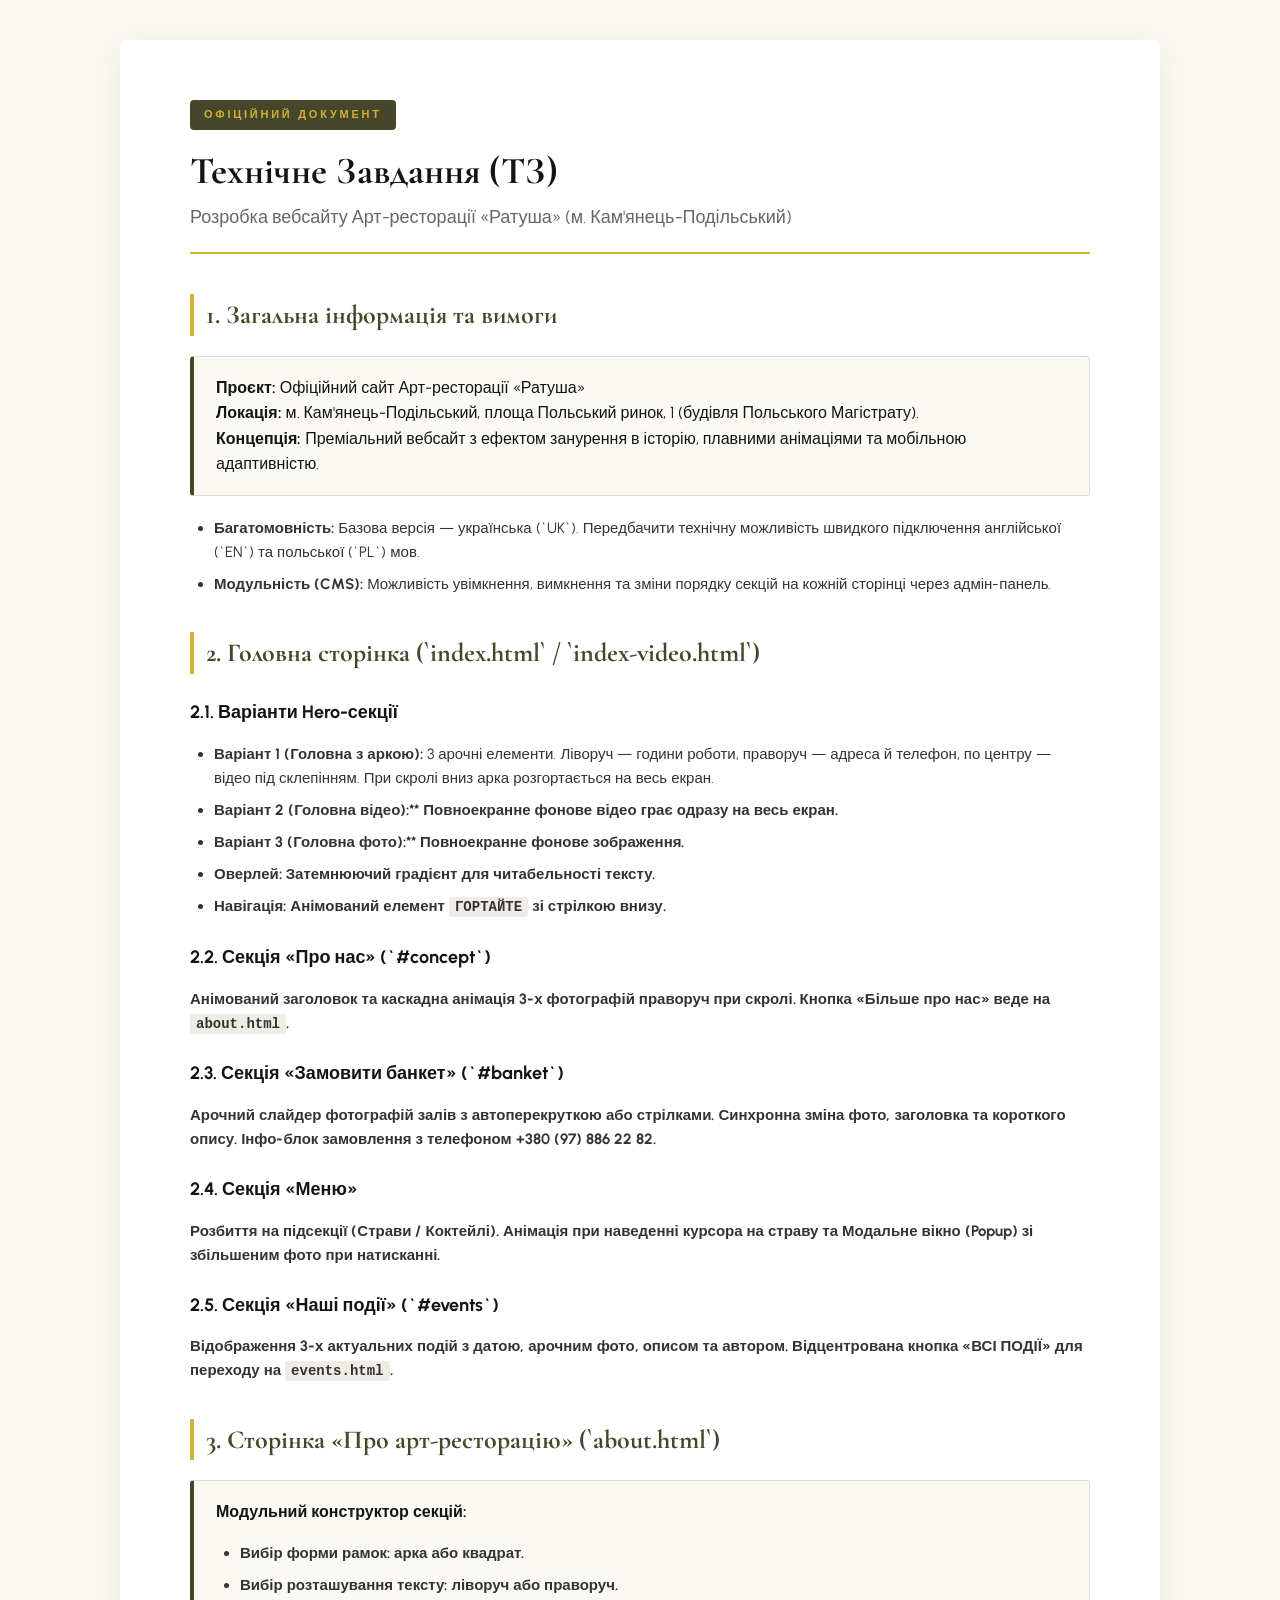
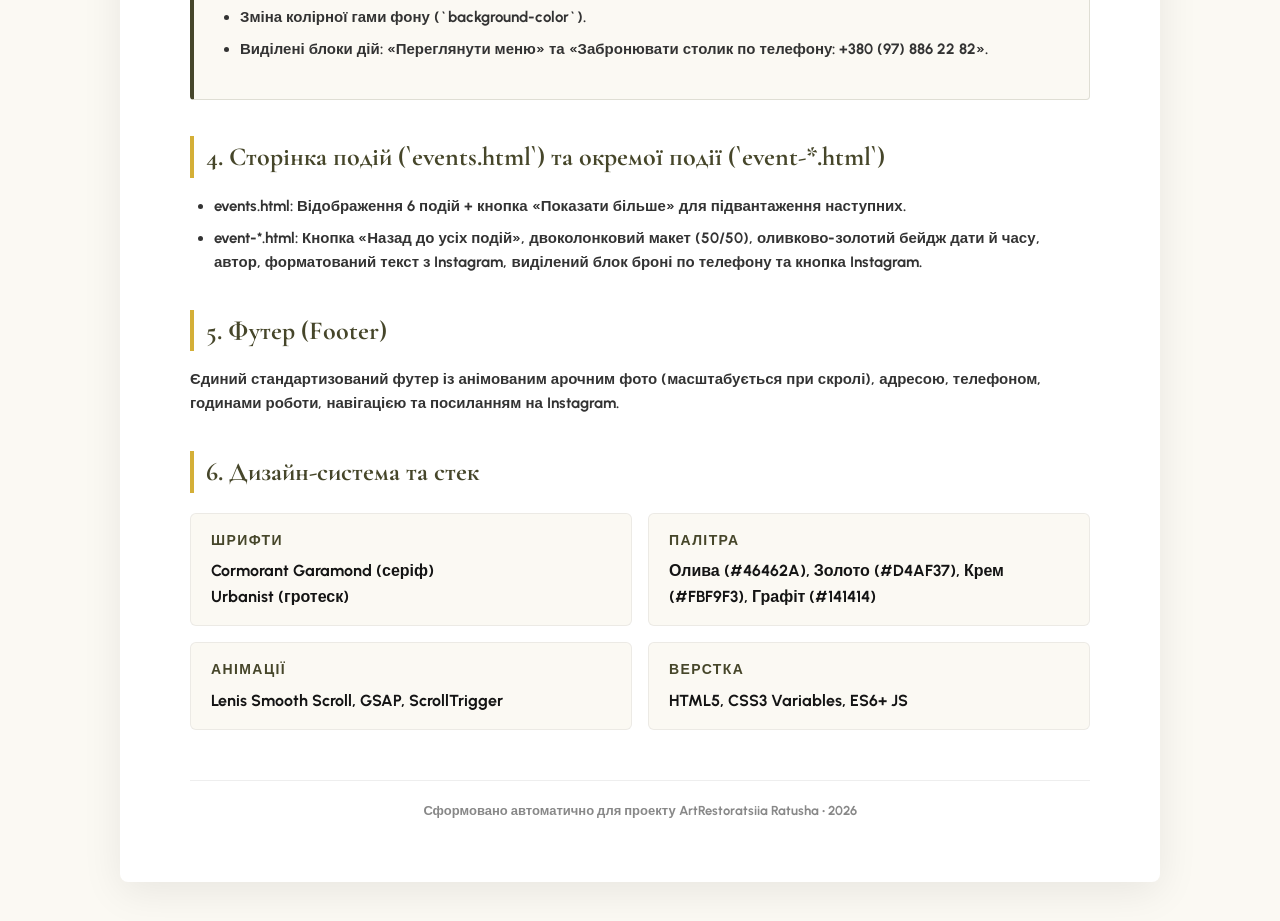
<file: Assets/ТЗ_Арт_Ресторація_Ратуша_Структуроване.html>
<!DOCTYPE html>
<html lang="uk">
<head>
  <meta charset="UTF-8">
  <title>Технічне Завдання — Арт-ресторація «Ратуша»</title>
  <style>
    @import url('https://fonts.googleapis.com/css2?family=Cormorant+Garamond:wght@600;700&family=Urbanist:wght@400;500;600;700&display=swap');
    
    @page {
      size: A4;
      margin: 20mm;
    }
    
    body {
      font-family: 'Urbanist', sans-serif;
      color: #141414;
      line-height: 1.6;
      background-color: #FBF9F3;
      margin: 0;
      padding: 40px;
    }

    .doc-container {
      max-width: 900px;
      margin: 0 auto;
      background-color: #FFFFFF;
      padding: 60px 70px;
      box-shadow: 0 10px 40px rgba(0,0,0,0.08);
      border-radius: 8px;
    }

    .header-badge {
      display: inline-block;
      background-color: #46462A;
      color: #D4AF37;
      font-size: 11px;
      font-weight: 700;
      letter-spacing: 0.25em;
      text-transform: uppercase;
      padding: 6px 14px;
      border-radius: 4px;
      margin-bottom: 20px;
    }

    h1 {
      font-family: 'Cormorant Garamond', serif;
      font-size: 38px;
      line-height: 1.15;
      color: #141414;
      margin-top: 0;
      margin-bottom: 10px;
      font-weight: 700;
    }

    .subtitle {
      font-size: 18px;
      color: #666666;
      margin-bottom: 40px;
      border-bottom: 2px solid #D4AF37;
      padding-bottom: 20px;
    }

    h2 {
      font-family: 'Cormorant Garamond', serif;
      font-size: 26px;
      color: #46462A;
      margin-top: 36px;
      margin-bottom: 16px;
      border-left: 4px solid #D4AF37;
      padding-left: 12px;
    }

    h3 {
      font-size: 18px;
      color: #141414;
      margin-top: 24px;
      margin-bottom: 12px;
    }

    p, li {
      font-size: 15px;
      color: #333333;
    }

    ul, ol {
      padding-left: 24px;
      margin-bottom: 20px;
    }

    li {
      margin-bottom: 8px;
    }

    .callout {
      background-color: #FBF9F3;
      border: 1px solid rgba(70,70,42,0.15);
      border-left: 4px solid #46462A;
      padding: 18px 22px;
      border-radius: 4px;
      margin: 20px 0;
    }

    .tech-grid {
      display: grid;
      grid-template-columns: 1fr 1fr;
      gap: 16px;
      margin: 20px 0;
    }

    .tech-card {
      background: #FBF9F3;
      padding: 16px 20px;
      border-radius: 6px;
      border: 1px solid rgba(0,0,0,0.06);
    }

    .tech-title {
      font-weight: 700;
      font-size: 14px;
      color: #46462A;
      text-transform: uppercase;
      letter-spacing: 0.1em;
      margin-bottom: 6px;
    }

    code {
      background: #EFECE6;
      padding: 2px 6px;
      border-radius: 3px;
      font-family: monospace;
      font-size: 14px;
    }

    .footer-note {
      margin-top: 50px;
      padding-top: 20px;
      border-top: 1px solid #EEEEEE;
      font-size: 13px;
      color: #888888;
      text-align: center;
    }

    @media print {
      body {
        background-color: #FFFFFF;
        padding: 0;
      }
      .doc-container {
        box-shadow: none;
        padding: 0;
        max-width: 100%;
      }
    }
  </style>
</head>
<body>

<div class="doc-container">
  <span class="header-badge">ОФІЦІЙНИЙ ДОКУМЕНТ</span>
  <h1>Технічне Завдання (ТЗ)</h1>
  <div class="subtitle">Розробка вебсайту Арт-ресторації «Ратуша» (м. Кам'янець-Подільський)</div>

  <h2>1. Загальна інформація та вимоги</h2>
  <div class="callout">
    <strong>Проєкт:</strong> Офіційний сайт Арт-ресторації «Ратуша»<br>
    <strong>Локація:</strong> м. Кам'янець-Подільський, площа Польський ринок, 1 (будівля Польського Магістрату).<br>
    <strong>Концепція:</strong> Преміальний вебсайт з ефектом занурення в історію, плавними анімаціями та мобільною адаптивністю.
  </div>

  <ul>
    <li><strong>Багатомовність:</strong> Базова версія — українська (`UK`). Передбачити технічну можливість швидкого підключення англійської (`EN`) та польської (`PL`) мов.</li>
    <li><strong>Модульність (CMS):</strong> Можливість увімкнення, вимкнення та зміни порядку секцій на кожній сторінці через адмін-панель.</li>
  </ul>

  <h2>2. Головна сторінка (`index.html` / `index-video.html`)</h2>
  
  <h3>2.1. Варіанти Hero-секції</h3>
  <ul>
    <li><strong>Варіант 1 (Головна з аркою):</strong> 3 арочні елементи. Ліворуч — години роботи, праворуч — адреса й телефон, по центру — відео під склепінням. При скролі вниз арка розгортається на весь екран.</li>
    <li><strong>Варіант 2 (Головна відео):** Повноекранне фонове відео грає одразу на весь екран.</li>
    <li><strong>Варіант 3 (Головна фото):** Повноекранне фонове зображення.</li>
    <li><strong>Оверлей:</strong> Затемнюючий градієнт для читабельності тексту.</li>
    <li><strong>Навігація:</strong> Анімований елемент <code>ГОРТАЙТЕ</code> зі стрілкою внизу.</li>
  </ul>

  <h3>2.2. Секція «Про нас» (`#concept`)</h3>
  <p>Анімований заголовок та каскадна анімація 3-х фотографій праворуч при скролі. Кнопка «Більше про нас» веде на <code>about.html</code>.</p>

  <h3>2.3. Секція «Замовити банкет» (`#banket`)</h3>
  <p>Арочний слайдер фотографій залів з автоперекруткою або стрілками. Синхронна зміна фото, заголовка та короткого опису. Інфо-блок замовлення з телефоном +380 (97) 886 22 82.</p>

  <h3>2.4. Секція «Меню»</h3>
  <p>Розбиття на підсекції (Страви / Коктейлі). Анімація при наведенні курсора на страву та <strong>Модальне вікно (Popup)</strong> зі збільшеним фото при натисканні.</p>

  <h3>2.5. Секція «Наші події» (`#events`)</h3>
  <p>Відображення 3-х актуальних подій з датою, арочним фото, описом та автором. Відцентрована кнопка <strong>«ВСІ ПОДІЇ»</strong> для переходу на <code>events.html</code>.</p>

  <h2>3. Сторінка «Про арт-ресторацію» (`about.html`)</h2>
  <div class="callout">
    Модульний конструктор секцій:
    <ul>
      <li>Вибір форми рамок: арка або квадрат.</li>
      <li>Вибір розташування тексту: ліворуч або праворуч.</li>
      <li>Зміна колірної гами фону (`background-color`).</li>
      <li>Виділені блоки дій: «Переглянути меню» та «Забронювати столик по телефону: +380 (97) 886 22 82».</li>
    </ul>
  </div>

  <h2>4. Сторінка подій (`events.html`) та окремої події (`event-*.html`)</h2>
  <ul>
    <li><strong>events.html:</strong> Відображення 6 подій + кнопка «Показати більше» для підвантаження наступних.</li>
    <li><strong>event-*.html:</strong> Кнопка «Назад до усіх подій», двоколонковий макет (50/50), оливково-золотий бейдж дати й часу, автор, форматований текст з Instagram, виділений блок броні по телефону та кнопка Instagram.</li>
  </ul>

  <h2>5. Футер (Footer)</h2>
  <p>Єдиний стандартизований футер із анімованим арочним фото (масштабується при скролі), адресою, телефоном, годинами роботи, навігацією та посиланням на Instagram.</p>

  <h2>6. Дизайн-система та стек</h2>
  <div class="tech-grid">
    <div class="tech-card">
      <div class="tech-title">Шрифти</div>
      Cormorant Garamond (серіф)<br>Urbanist (гротеск)
    </div>
    <div class="tech-card">
      <div class="tech-title">Палітра</div>
      Олива (#46462A), Золото (#D4AF37), Крем (#FBF9F3), Графіт (#141414)
    </div>
    <div class="tech-card">
      <div class="tech-title">Анімації</div>
      Lenis Smooth Scroll, GSAP, ScrollTrigger
    </div>
    <div class="tech-card">
      <div class="tech-title">Верстка</div>
      HTML5, CSS3 Variables, ES6+ JS
    </div>
  </div>

  <div class="footer-note">
    Сформовано автоматично для проекту ArtRestoratsiia Ratusha • 2026
  </div>
</div>

</body>
</html>
</file>
